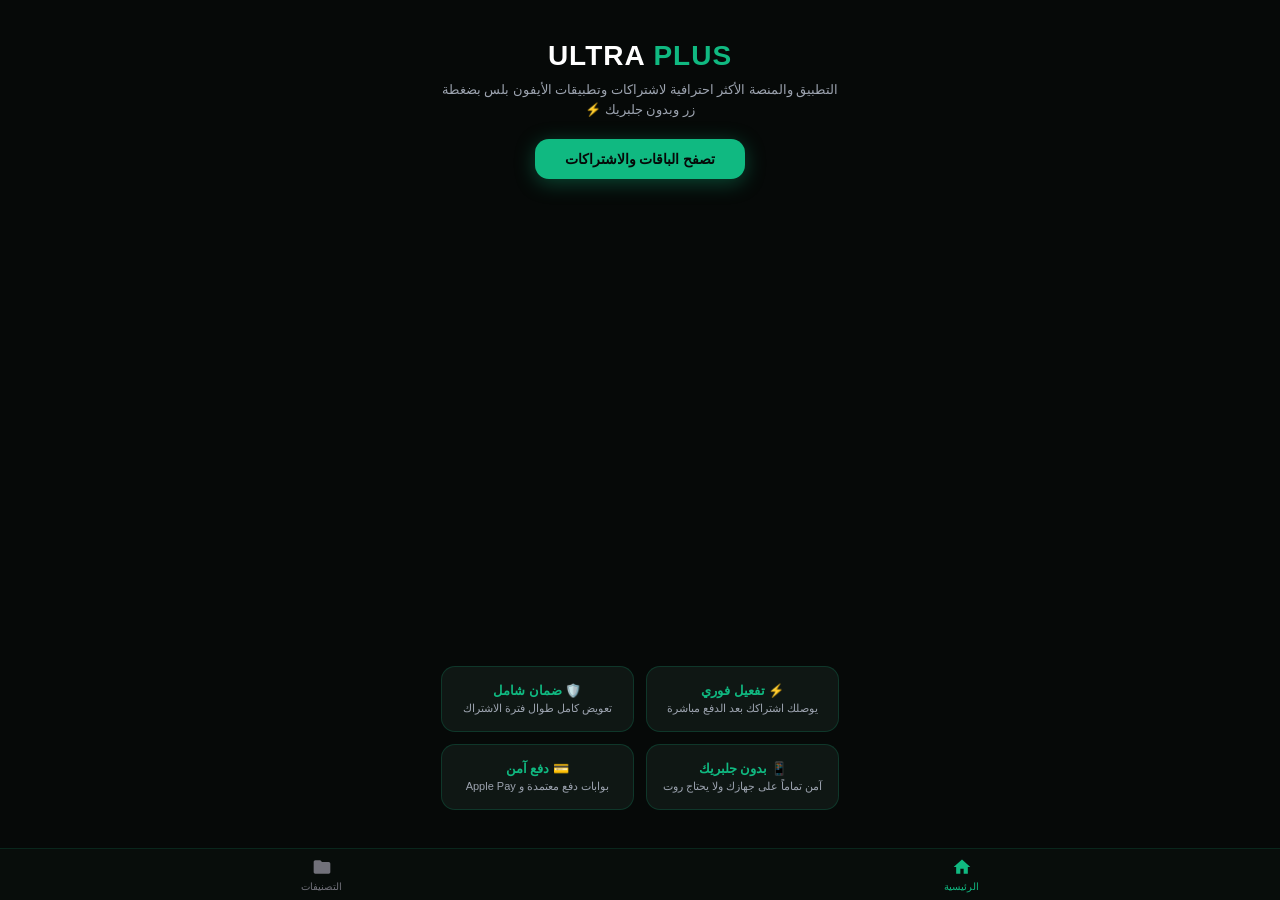
<file: index.html>
<!DOCTYPE html>
<html lang="ar" dir="rtl">
<head>
    <meta charset="UTF-8">
    <meta name="viewport" content="width=device-width, initial-scale=1.0">
    <title>ألترا بلس | ULTRA PLUS</title>
    <style>
        * {
            margin: 0;
            padding: 0;
            box-sizing: border-box;
            font-family: 'Segoe UI', Tahoma, Geneva, Verdana, sans-serif;
        }
        body {
            background-color: #060908;
            color: #ffffff;
            min-height: 100vh;
            display: flex;
            flex-direction: column;
            justify-content: space-between;
            padding-bottom: 70px;
        }
        .hero {
            text-align: center;
            padding: 40px 20px 20px 20px;
        }
        .hero h1 {
            font-size: 28px;
            font-weight: 900;
            color: #fff;
            margin-bottom: 8px;
            letter-spacing: 1px;
        }
        .hero h1 span {
            color: #10b981;
        }
        .hero p {
            font-size: 13px;
            color: #9ca3af;
            max-width: 400px;
            margin: 0 auto 20px auto;
            line-height: 1.5;
        }
        .cta-btn {
            display: inline-block;
            background: #10b981;
            color: #060908;
            padding: 12px 30px;
            border-radius: 14px;
            font-size: 14px;
            font-weight: bold;
            text-decoration: none;
            box-shadow: 0 4px 20px rgba(16, 185, 129, 0.35);
            transition: transform 0.2s, background 0.2s;
        }
        .cta-btn:hover {
            background: #34d399;
            transform: scale(1.05);
        }
        .features {
            display: grid;
            grid-template-columns: repeat(2, 1fr);
            gap: 12px;
            padding: 0 20px;
            margin: 20px 0;
            max-width: 500px;
            margin-left: auto;
            margin-right: auto;
        }
        .feature-box {
            background: #0f1714;
            border: 1px solid rgba(16, 185, 129, 0.2);
            padding: 16px;
            border-radius: 14px;
            text-align: center;
        }
        .feature-box h3 {
            font-size: 13px;
            color: #10b981;
            margin-bottom: 4px;
        }
        .feature-box p {
            font-size: 11px;
            color: #9ca3af;
        }
        /* شريط التنقل السفلي */
        .bottom-nav {
            position: fixed;
            bottom: 0;
            left: 0;
            width: 100%;
            background-color: #080d0b;
            border-top: 1px solid rgba(16, 185, 129, 0.15);
            display: flex;
            justify-content: space-around;
            padding: 8px 0;
            z-index: 99;
            direction: ltr;
        }
        .nav-item {
            text-decoration: none;
            color: #71717a;
            font-size: 10px;
            display: flex;
            flex-direction: column;
            align-items: center;
            gap: 4px;
            direction: rtl;
            cursor: pointer;
            transition: color 0.2s;
        }
        .nav-item svg {
            width: 20px;
            height: 20px;
            fill: #71717a;
            transition: fill 0.2s;
        }
        .nav-item.active, .nav-item:hover {
            color: #10b981;
        }
        .nav-item.active svg, .nav-item:hover svg {
            fill: #10b981;
        }
    </style>
</head>
<body>

    <div class="hero">
        <h1>ULTRA <span>PLUS</span></h1>
        <p>التطبيق والمنصة الأكثر احترافية لاشتراكات وتطبيقات الأيفون بلس بضغطة زر وبدون جلبريك ⚡</p>
        <a href="store.html" class="cta-btn">تصفح الباقات والاشتراكات</a>
    </div>

    <div class="features">
        <div class="feature-box">
            <h3>⚡ تفعيل فوري</h3>
            <p>يوصلك اشتراكك بعد الدفع مباشرة</p>
        </div>
        <div class="feature-box">
            <h3>🛡️ ضمان شامل</h3>
            <p>تعويض كامل طوال فترة الاشتراك</p>
        </div>
        <div class="feature-box">
            <h3>📱 بدون جلبريك</h3>
            <p>آمن تماماً على جهازك ولا يحتاج روت</p>
        </div>
        <div class="feature-box">
            <h3>💳 دفع آمن</h3>
            <p>بوابات دفع معتمدة و Apple Pay</p>
        </div>
    </div>

    <!-- شريط التنقل السفلي -->
    <nav class="bottom-nav">
        <a href="store.html" class="nav-item">
            <svg viewBox="0 0 24 24"><path d="M10 4H4c-1.1 0-1.99.9-1.99 2L2 18c0 1.1.9 2 2 2h16c1.1 0 2-.9 2-2V8c0-1.1-.9-2-2-2h-8l-2-2z"/></svg>
            التصنيفات
        </a>
        <a href="index.html" class="nav-item active">
            <svg viewBox="0 0 24 24"><path d="M10 20v-6h4v6h5v-8h3L12 3 2 12h3v8z"/></svg>
            الرئيسية
        </a>
    </nav>

</body>
</html>
</file>
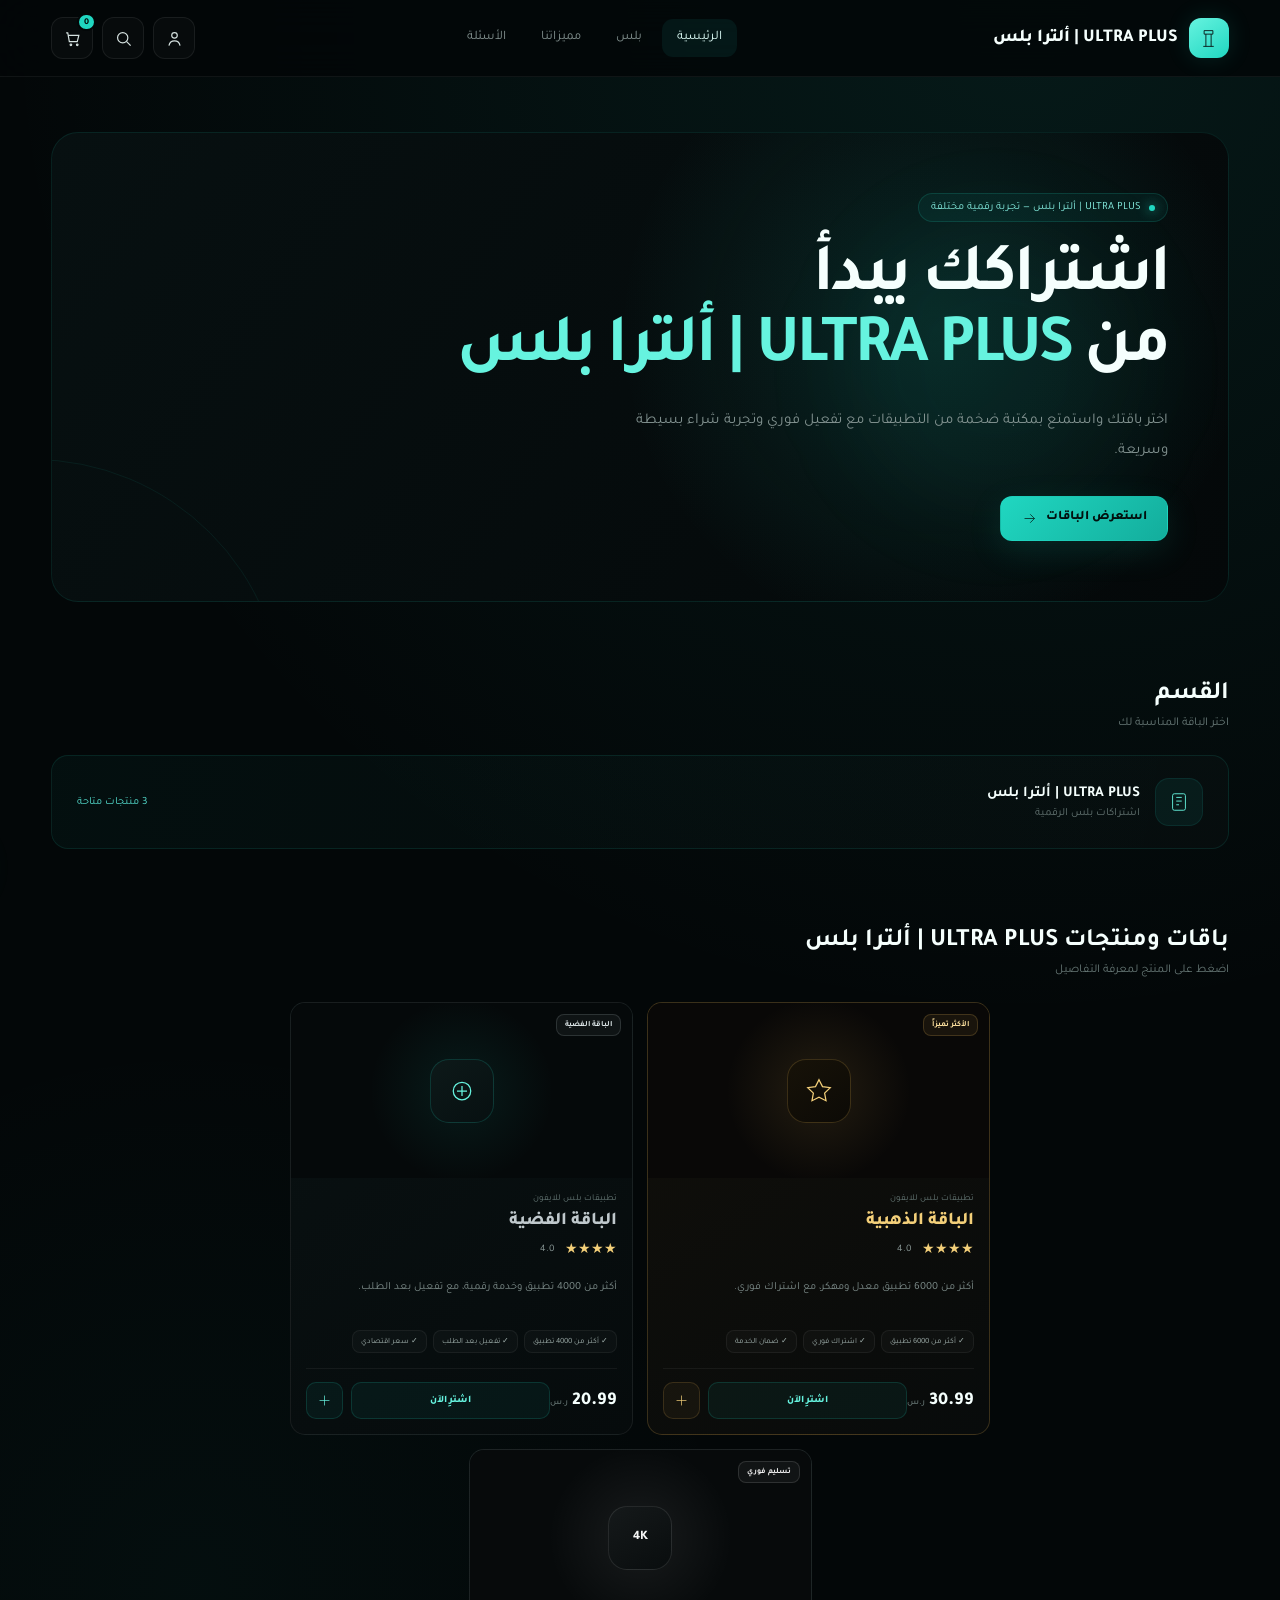
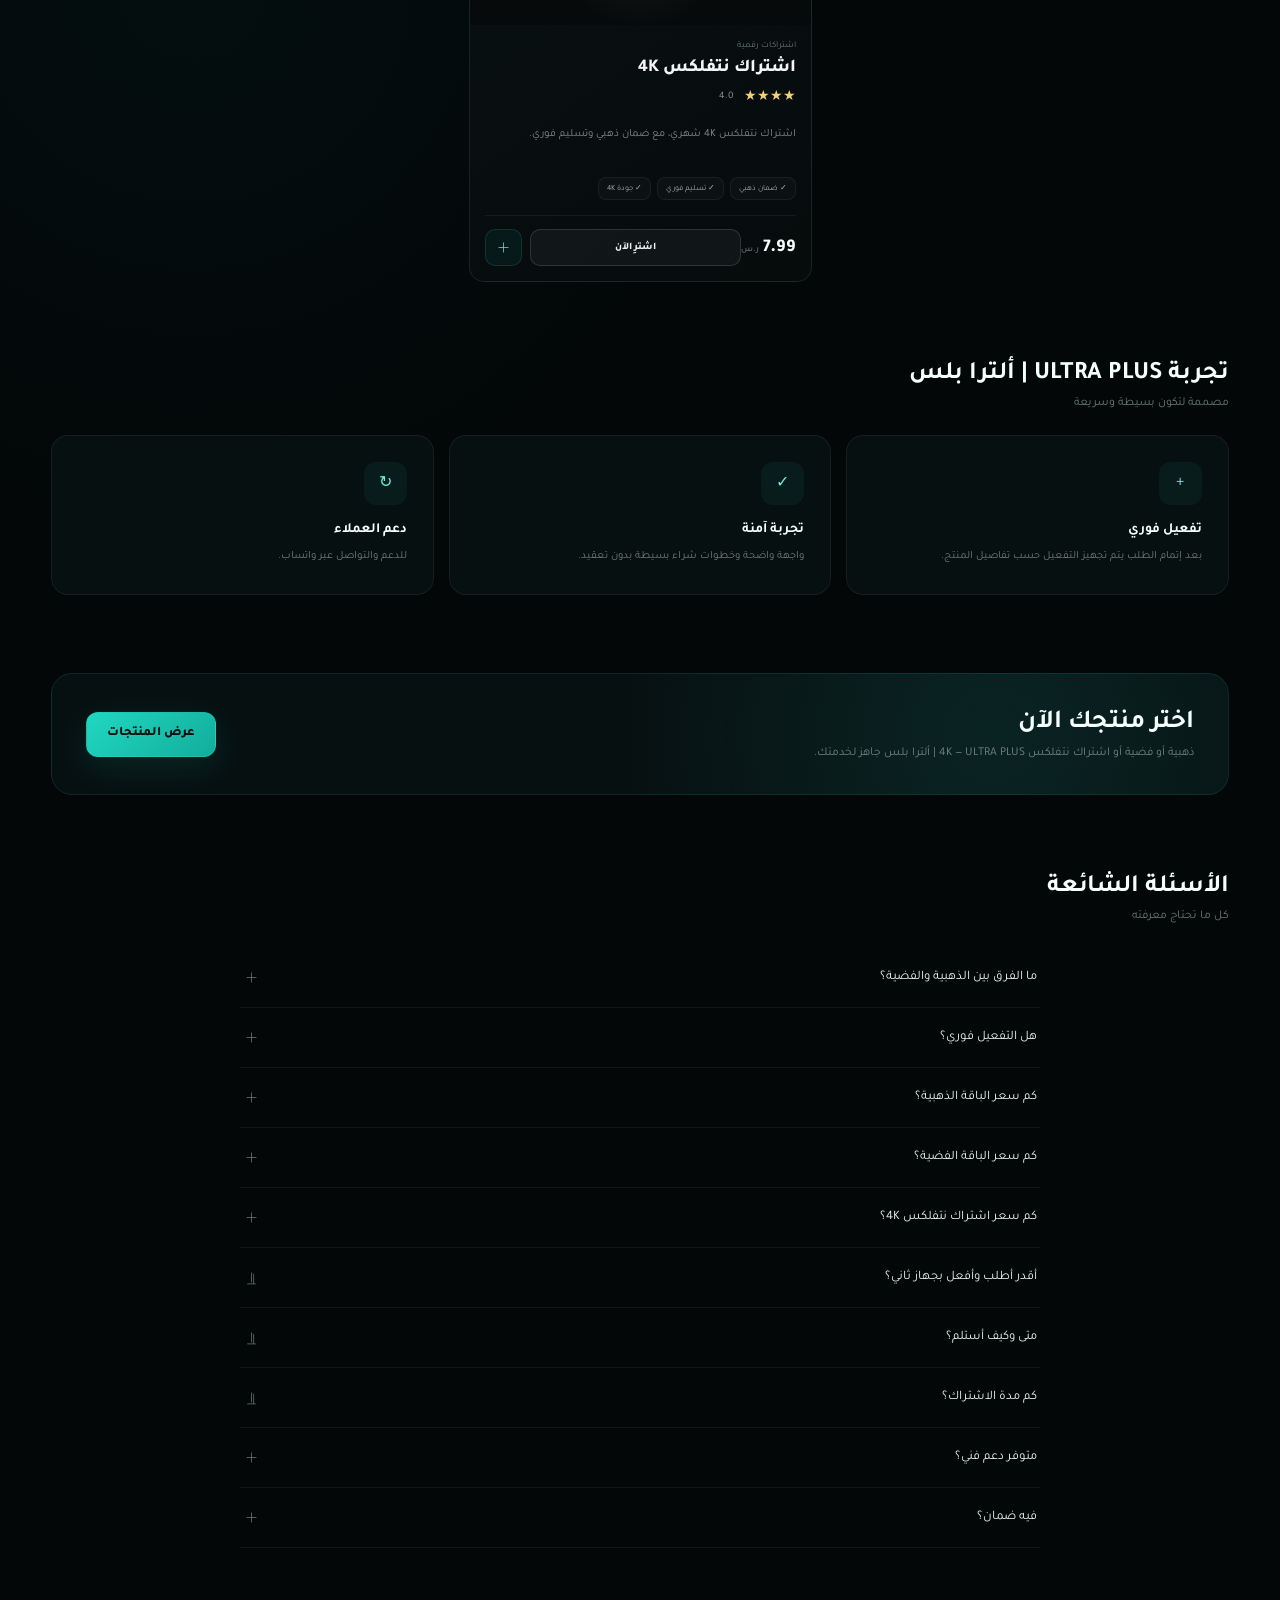
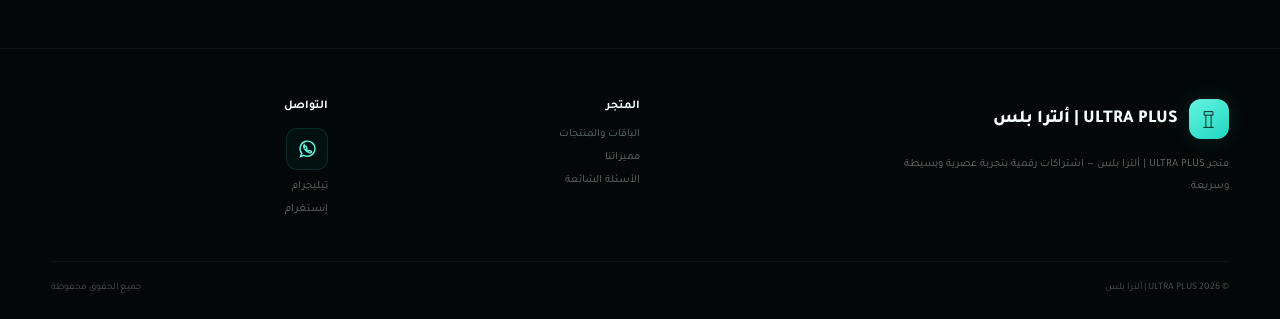
<file: store.html>
<!DOCTYPE html>
<html lang="ar" dir="rtl">
<head>
<meta charset="UTF-8">
<meta name="viewport" content="width=device-width,initial-scale=1.0">
<title>ULTRA PLUS | ألترا بلس</title>

<style>
@import url('https://fonts.googleapis.com/css2?family=Tajawal:wght@300;400;500;600;700;800&display=swap');

:root{
  --bg:#030708;
  --card:#091113;
  --card2:#0d1718;
  --text:#f5fffd;
  --muted:#849694;
  --turquoise:#20d7c1;
  --turquoise2:#66f3df;
  --gold:#d7a84f;
  --gold2:#f3cf79;
  --silver:#bfc8cc;
}

*{
  box-sizing:border-box;
  margin:0;
  padding:0;
}

html{
  scroll-behavior:smooth;
}

body{
  background:
    radial-gradient(circle at 80% 0%,rgba(32,215,193,.09),transparent 28%),
    radial-gradient(circle at 15% 45%,rgba(32,215,193,.035),transparent 25%),
    #030708;
  color:var(--text);
  font-family:'Tajawal',sans-serif;
  overflow-x:hidden;
}

button,input{
  font-family:inherit;
}

button{
  cursor:pointer;
}

button:disabled{
  cursor:not-allowed;
  opacity:.6;
}

a{
  color:inherit;
  text-decoration:none;
}

/* ================= HEADER ================= */

.header{
  position:sticky;
  top:0;
  z-index:1000;
  background:rgba(3,7,8,.84);
  backdrop-filter:blur(22px);
  border-bottom:1px solid rgba(255,255,255,.055);
}

.nav{
  width:min(1180px,92%);
  height:76px;
  margin:auto;
  display:flex;
  align-items:center;
  justify-content:space-between;
  gap:25px;
}

.logo{
  display:flex;
  align-items:center;
  gap:11px;
  font-size:18px;
  font-weight:800;
  white-space:nowrap;
}

.logo-mark{
  width:40px;
  height:40px;
  border-radius:12px;
  display:grid;
  place-items:center;
  color:#06100f;
  background:linear-gradient(145deg,var(--turquoise2),var(--turquoise));
  box-shadow:0 0 25px rgba(32,215,193,.14);
}

.logo-mark svg{
  width:21px;
  height:21px;
}

.nav-links{
  display:flex;
  gap:5px;
}

.nav-links button{
  border:0;
  background:transparent;
  color:#82918f;
  padding:11px 15px;
  border-radius:11px;
  font-size:13px;
  transition:.25s;
}

.nav-links button:hover,
.nav-links button.active{
  color:#dffff9;
  background:rgba(32,215,193,.075);
}

.nav-actions{
  display:flex;
  gap:9px;
}

.icon-btn{
  position:relative;
  width:42px;
  height:42px;
  display:grid;
  place-items:center;
  color:#d5e2e0;
  background:rgba(255,255,255,.025);
  border:1px solid rgba(255,255,255,.07);
  border-radius:12px;
  transition:.25s;
}

.icon-btn:hover{
  color:var(--turquoise2);
  border-color:rgba(32,215,193,.3);
  background:rgba(32,215,193,.07);
  box-shadow:0 0 24px rgba(32,215,193,.08);
}

.icon-btn svg{
  width:19px;
  height:19px;
  stroke-width:1.5;
}

.cart-count{
  position:absolute;
  right:-4px;
  top:-5px;
  min-width:18px;
  height:18px;
  padding:0 5px;
  display:grid;
  place-items:center;
  border-radius:20px;
  background:var(--turquoise);
  color:#03100e;
  border:2px solid #030708;
  font-size:9px;
  font-weight:800;
}

.mobile-menu{
  display:none;
}

/* ================= HERO ================= */

.hero{
  width:min(1180px,92%);
  min-height:470px;
  margin:55px auto 35px;
  position:relative;
  overflow:hidden;
  display:flex;
  align-items:center;
  border:1px solid rgba(32,215,193,.11);
  border-radius:27px;
  background:
    radial-gradient(circle at 75% 42%,rgba(32,215,193,.14),transparent 34%),
    linear-gradient(125deg,#071011,#040809);
}

.hero:after{
  content:"";
  position:absolute;
  width:500px;
  height:500px;
  left:-270px;
  bottom:-360px;
  border-radius:50%;
  border:1px solid rgba(32,215,193,.08);
}

.hero-glow{
  position:absolute;
  right:7%;
  width:300px;
  height:300px;
  border-radius:50%;
  background:rgba(32,215,193,.035);
  filter:blur(50px);
}

.hero-content{
  position:relative;
  z-index:2;
  padding:60px;
}

.badge{
  width:max-content;
  display:flex;
  align-items:center;
  gap:8px;
  margin-bottom:22px;
  padding:7px 12px;
  border:1px solid rgba(32,215,193,.16);
  border-radius:50px;
  background:rgba(32,215,193,.055);
  color:#86eee1;
  font-size:11px;
}

.badge-dot{
  width:6px;
  height:6px;
  border-radius:50%;
  background:var(--turquoise);
  box-shadow:0 0 12px var(--turquoise);
}

.hero h1{
  font-size:clamp(39px,6vw,68px);
  line-height:1.04;
  letter-spacing:-3px;
  margin-bottom:20px;
}

.hero h1 span{
  color:var(--turquoise2);
}

.hero p{
  max-width:580px;
  color:#849492;
  font-size:15px;
  line-height:2;
}

.hero-buttons{
  display:flex;
  flex-wrap:wrap;
  gap:10px;
  margin-top:30px;
}

.btn{
  min-height:45px;
  padding:12px 20px;
  display:inline-flex;
  align-items:center;
  justify-content:center;
  gap:8px;
  border-radius:12px;
  font-size:13px;
  transition:.25s;
}

.btn svg{
  width:17px;
}

.btn-primary{
  border:1px solid rgba(32,215,193,.2);
  background:linear-gradient(135deg,#20d7c1,#13ad9c);
  color:#02100e;
  font-weight:800;
  box-shadow:0 10px 35px rgba(32,215,193,.12);
}

.btn-primary:hover{
  transform:translateY(-2px);
  box-shadow:0 15px 45px rgba(32,215,193,.2);
}

/* ================= SECTIONS ================= */

.section{
  width:min(1180px,92%);
  margin:78px auto;
}

.section-head{
  display:flex;
  align-items:end;
  justify-content:space-between;
  margin-bottom:25px;
}

.section-title{
  font-size:25px;
  font-weight:700;
}

.section-sub{
  margin-top:6px;
  color:#687977;
  font-size:12px;
}

/* ================= CATEGORY ================= */

.category-single{
  width:100%;
  display:flex;
  align-items:center;
  justify-content:space-between;
  gap:20px;
  padding:22px 25px;
  border:1px solid rgba(32,215,193,.11);
  border-radius:17px;
  background:linear-gradient(100deg,rgba(32,215,193,.045),rgba(255,255,255,.015));
}

.category-info{
  display:flex;
  align-items:center;
  gap:15px;
}

.category-icon{
  width:48px;
  height:48px;
  display:grid;
  place-items:center;
  border-radius:14px;
  color:var(--turquoise2);
  background:rgba(32,215,193,.07);
  border:1px solid rgba(32,215,193,.1);
}

.category-icon svg{
  width:22px;
}

.category-info strong{
  display:block;
  font-size:15px;
}

.category-info small{
  display:block;
  margin-top:4px;
  color:#657573;
  font-size:11px;
}

/* ================= PRODUCTS ================= */

.products{
  display:grid;
  grid-template-columns:repeat(2,minmax(0,1fr));
  gap:14px;
  max-width:700px;
  margin:auto;
}

/* الترتيب:
   الذهبية يمين
   الفضية يسار
   نتفلكس بالمنتصف تحتهم
*/
.product.netflix{
  grid-column:1 / -1;
  width:min(343px,100%);
  justify-self:center;
}

.product{
  position:relative;
  overflow:hidden;
  border:1px solid rgba(255,255,255,.07);
  border-radius:15px;
  background:linear-gradient(145deg,#091112,#060b0c);
  transition:.3s;
}

.product:hover{
  transform:translateY(-5px);
  border-color:rgba(32,215,193,.25);
  box-shadow:0 25px 55px rgba(0,0,0,.3);
}

.product.featured{
  border-color:rgba(215,168,79,.23);
  background:
    radial-gradient(circle at 50% 0%,rgba(215,168,79,.055),transparent 38%),
    linear-gradient(145deg,#110f0a,#080b0b);
}

.product.netflix{
  border-color:rgba(255,255,255,.09);
}

.product-image{
  height:175px;
  position:relative;
  display:grid;
  place-items:center;
  background:
    radial-gradient(circle,rgba(32,215,193,.09),transparent 48%),
    #05090a;
}

.featured .product-image{
  background:
    radial-gradient(circle,rgba(215,168,79,.13),transparent 48%),
    #090807;
}

.netflix .product-image{
  background:
    radial-gradient(circle,rgba(255,255,255,.07),transparent 48%),
    #070a0b;
}

.product-symbol{
  width:64px;
  height:64px;
  display:grid;
  place-items:center;
  border-radius:19px;
  color:var(--turquoise2);
  background:linear-gradient(145deg,#0d1919,#071011);
  border:1px solid rgba(32,215,193,.18);
}

.featured .product-symbol{
  color:var(--gold2);
  background:linear-gradient(145deg,#171208,#0c0a06);
  border-color:rgba(215,168,79,.22);
}

.netflix .product-symbol{
  color:#f5f5f5;
  background:linear-gradient(145deg,#15191a,#090d0e);
  border-color:rgba(255,255,255,.1);
  font-size:13px;
  font-weight:800;
}

.product-symbol svg{
  width:30px;
  height:30px;
}

.product-label{
  position:absolute;
  top:11px;
  right:11px;
  padding:5px 8px;
  border-radius:8px;
  font-size:8px;
  font-weight:700;
}

.gold-label{
  color:#ffe3a0;
  border:1px solid rgba(215,168,79,.22);
  background:rgba(215,168,79,.08);
}

.silver-label{
  color:#dfe8ea;
  border:1px solid rgba(191,200,204,.17);
  background:rgba(191,200,204,.06);
}

.netflix-label{
  color:#f0f0f0;
  border:1px solid rgba(255,255,255,.12);
  background:rgba(255,255,255,.045);
}

.product-info{
  padding:15px;
}

.product-category{
  color:#667876;
  font-size:9px;
  margin-bottom:6px;
}

.product-name{
  font-size:18px;
  font-weight:800;
  margin-bottom:8px;
}

.gold-name{
  color:var(--gold2);
}

.silver-name{
  color:var(--silver);
}

.netflix-name{
  color:#f4f4f4;
}

.product-desc{
  color:#7e8d8b;
  font-size:11px;
  line-height:1.8;
  min-height:40px;
}

.product-features{
  display:flex;
  flex-wrap:wrap;
  gap:6px;
  margin-top:12px;
}

.product-feature{
  display:flex;
  align-items:center;
  gap:5px;
  padding:5px 8px;
  border-radius:8px;
  background:rgba(255,255,255,.025);
  border:1px solid rgba(255,255,255,.055);
  color:#9eadaa;
  font-size:8px;
}

.product-feature svg{
  width:11px;
  height:11px;
}

.product-bottom{
  display:flex;
  align-items:center;
  justify-content:space-between;
  margin-top:15px;
  padding-top:13px;
  border-top:1px solid rgba(255,255,255,.055);
}

.price{
  font-size:18px;
  font-weight:800;
}

.price small{
  color:#687876;
  font-size:9px;
  font-weight:500;
}

.add-btn{
  width:37px;
  height:37px;
  display:grid;
  place-items:center;
  border-radius:10px;
  color:var(--turquoise2);
  border:1px solid rgba(32,215,193,.16);
  background:rgba(32,215,193,.055);
  transition:.25s;
}

.add-btn:hover{
  color:#02100e;
  background:var(--turquoise);
  transform:scale(1.04);
}

.featured .add-btn{
  color:var(--gold2);
  border-color:rgba(215,168,79,.18);
  background:rgba(215,168,79,.055);
}

.featured .add-btn:hover{
  color:#120d04;
  background:var(--gold2);
}

.add-btn svg{
  width:17px;
}

.buy-btn{
  flex:1;
  margin-left:8px;
  min-height:37px;
  border-radius:10px;
  border:1px solid rgba(32,215,193,.16);
  background:rgba(32,215,193,.055);
  color:var(--turquoise2);
  font-size:10px;
  font-weight:800;
  transition:.25s;
}

.buy-btn:hover{
  background:var(--turquoise);
  color:#02100e;
}

.netflix .buy-btn{
  border-color:rgba(255,255,255,.12);
  color:#f1f1f1;
  background:rgba(255,255,255,.045);
}

.netflix .buy-btn:hover{
  background:#f1f1f1;
  color:#080b0c;
}

/* ================= FEATURES ================= */

.features{
  display:grid;
  grid-template-columns:repeat(3,1fr);
  gap:15px;
}

.feature{
  padding:26px;
  border:1px solid rgba(255,255,255,.06);
  border-radius:17px;
  background:#071011;
  transition:.25s;
}

.feature:hover{
  border-color:rgba(32,215,193,.17);
  transform:translateY(-3px);
}

.feature-icon{
  width:43px;
  height:43px;
  display:grid;
  place-items:center;
  margin-bottom:17px;
  border-radius:12px;
  color:var(--turquoise2);
  background:rgba(32,215,193,.06);
  font-size:16px;
}

.feature h3{
  font-size:14px;
  margin-bottom:7px;
}

.feature p{
  color:#6e7d7b;
  font-size:11px;
  line-height:2;
}

/* ================= BANNER ================= */

.banner{
  display:flex;
  align-items:center;
  justify-content:space-between;
  gap:20px;
  padding:34px;
  border:1px solid rgba(32,215,193,.12);
  border-radius:21px;
  background:
    radial-gradient(circle at 80% 50%,rgba(32,215,193,.10),transparent 40%),
    #071011;
}

.banner h2{
  font-size:26px;
  margin-bottom:7px;
}

.banner p{
  color:#71817f;
  font-size:12px;
}

/* ================= FAQ ================= */

.faq{
  max-width:800px;
  margin:auto;
}

.faq-item{
  border-bottom:1px solid rgba(255,255,255,.06);
}

.faq-question{
  width:100%;
  display:flex;
  align-items:center;
  justify-content:space-between;
  padding:21px 3px;
  border:0;
  background:none;
  color:#eaf3f1;
  font-size:13px;
  text-align:right;
}

.faq-question svg{
  width:17px;
  color:#71817f;
  transition:.25s;
}

.faq-answer{
  max-height:0;
  overflow:hidden;
  color:#6f7e7c;
  font-size:12px;
  line-height:2;
  transition:.3s;
}

.faq-item.open .faq-answer{
  max-height:150px;
  padding:0 3px 18px;
}

.faq-item.open .faq-question svg{
  transform:rotate(45deg);
  color:var(--turquoise2);
}

/* ================= FOOTER ================= */

footer{
  margin-top:100px;
  padding:50px 0 25px;
  border-top:1px solid rgba(255,255,255,.055);
}

.footer-inner{
  width:min(1180px,92%);
  margin:auto;
  display:grid;
  grid-template-columns:2fr 1fr 1fr;
  gap:35px;
}

.footer-brand p{
  max-width:330px;
  margin-top:15px;
  color:#62716f;
  font-size:11px;
  line-height:2;
}

.footer-col h4{
  font-size:12px;
  margin-bottom:15px;
}

.footer-col a{
  display:block;
  color:#647370;
  font-size:11px;
  margin-bottom:10px;
}

.whatsapp-link{
  width:42px;
  height:42px;
  display:grid !important;
  place-items:center;
  border:1px solid rgba(32,215,193,.14);
  border-radius:11px;
  background:rgba(32,215,193,.045);
  color:var(--turquoise2) !important;
  transition:.25s;
}

.whatsapp-link:hover{
  color:#02100e !important;
  background:var(--turquoise);
  transform:translateY(-2px);
}

.whatsapp-link svg{
  width:21px;
  height:21px;
}

.copyright{
  width:min(1180px,92%);
  display:flex;
  justify-content:space-between;
  margin:35px auto 0;
  padding-top:20px;
  border-top:1px solid rgba(255,255,255,.045);
  color:#465451;
  font-size:10px;
}

/* ================= CART ================= */

.overlay{
  position:fixed;
  inset:0;
  z-index:1500;
  background:rgba(0,0,0,.7);
  backdrop-filter:blur(5px);
  opacity:0;
  visibility:hidden;
  transition:.3s;
}

.overlay.show{
  opacity:1;
  visibility:visible;
}

.cart{
  position:fixed;
  top:0;
  left:0;
  z-index:1600;
  width:min(420px,92%);
  height:100%;
  display:flex;
  flex-direction:column;
  background:#071011;
  border-right:1px solid rgba(32,215,193,.12);
  transform:translateX(-100%);
  transition:.35s;
}

.cart.show{
  transform:translateX(0);
}

.cart-head{
  height:75px;
  padding:0 22px;
  display:flex;
  align-items:center;
  justify-content:space-between;
  border-bottom:1px solid rgba(255,255,255,.055);
}

.cart-head h3{
  font-size:16px;
}

.close{
  width:38px;
  height:38px;
  display:grid;
  place-items:center;
  color:#c7d3d1;
  background:#0b1516;
  border:1px solid rgba(255,255,255,.07);
  border-radius:11px;
}

.close svg{
  width:17px;
}

.cart-items{
  flex:1;
  overflow:auto;
  padding:18px;
}

.empty{
  height:100%;
  display:grid;
  place-items:center;
  text-align:center;
  color:#5f6e6c;
  font-size:12px;
}

.empty svg{
  width:45px;
  margin-bottom:12px;
}

.cart-item{
  display:flex;
  align-items:center;
  gap:12px;
  padding:13px 0;
  border-bottom:1px solid rgba(255,255,255,.045);
}

.cart-item-icon{
  width:47px;
  height:47px;
  flex-shrink:0;
  display:grid;
  place-items:center;
  border-radius:13px;
  color:var(--turquoise2);
  background:rgba(32,215,193,.06);
}

.cart-item-info{
  flex:1;
}

.cart-item-info strong{
  display:block;
  font-size:12px;
}

.cart-item-info small{
  color:#667572;
  font-size:10px;
}

.remove{
  border:0;
  background:none;
  color:#5f6d6b;
}

.cart-footer{
  padding:20px;
  border-top:1px solid rgba(255,255,255,.055);
}

.total{
  display:flex;
  justify-content:space-between;
  align-items:center;
  margin-bottom:15px;
  font-size:13px;
}

.total strong{
  font-size:19px;
  color:var(--turquoise2);
}

/* ================= LOGIN ================= */

.login-wrap{
  position:fixed;
  inset:0;
  z-index:2000;
  display:grid;
  place-items:center;
  padding:20px;
  background:rgba(0,0,0,.78);
  backdrop-filter:blur(9px);
  opacity:0;
  visibility:hidden;
  transition:.25s;
}

.login-wrap.show{
  opacity:1;
  visibility:visible;
}

.login-box{
  width:min(430px,100%);
  padding:28px;
  border:1px solid rgba(32,215,193,.14);
  border-radius:20px;
  background:#091113;
  box-shadow:0 30px 100px rgba(0,0,0,.5);
}

.login-head{
  display:flex;
  align-items:center;
  justify-content:space-between;
  margin-bottom:25px;
}

.login-head h2{
  font-size:21px;
}

.login-head span{
  color:#6d7d7a;
  font-size:11px;
  margin-top:5px;
  display:block;
}

.login-close{
  width:36px;
  height:36px;
  display:grid;
  place-items:center;
  border-radius:10px;
  border:1px solid rgba(255,255,255,.07);
  background:#0b1516;
  color:#c9d5d3;
}

.login-field{
  margin-bottom:14px;
}

.login-field label{
  display:block;
  margin-bottom:7px;
  color:#94a29f;
  font-size:11px;
}

.login-field input{
  width:100%;
  height:46px;
  padding:0 13px;
  outline:none;
  color:white;
  background:#040909;
  border:1px solid rgba(255,255,255,.07);
  border-radius:10px;
}

.login-field input:focus{
  border-color:rgba(32,215,193,.35);
}

.login-submit{
  width:100%;
  margin-top:8px;
}

.login-note{
  margin-top:14px;
  text-align:center;
  color:#596966;
  font-size:10px;
}

.magic-icon{
  width:58px;
  height:58px;
  display:grid;
  place-items:center;
  margin:0 auto 18px;
  border-radius:17px;
  color:var(--turquoise2);
  background:rgba(32,215,193,.06);
  border:1px solid rgba(32,215,193,.13);
}

.magic-icon svg{
  width:27px;
}

/* ================= PRODUCT DETAILS ================= */

.details-wrap{
  position:fixed;
  inset:0;
  z-index:2100;
  display:grid;
  place-items:center;
  padding:20px;
  background:rgba(0,0,0,.78);
  backdrop-filter:blur(9px);
  opacity:0;
  visibility:hidden;
  transition:.25s;
}

.details-wrap.show{
  opacity:1;
  visibility:visible;
}

.details-box{
  width:min(620px,100%);
  max-height:90vh;
  overflow:auto;
  padding:28px;
  border:1px solid rgba(32,215,193,.14);
  border-radius:22px;
  background:#091113;
  box-shadow:0 30px 100px rgba(0,0,0,.55);
}

.details-head{
  display:flex;
  align-items:center;
  justify-content:space-between;
  gap:15px;
  margin-bottom:20px;
}

.details-title{
  display:flex;
  align-items:center;
  gap:13px;
}

.details-icon{
  width:48px;
  height:48px;
  display:grid;
  place-items:center;
  border-radius:14px;
  color:var(--turquoise2);
  background:rgba(32,215,193,.06);
  border:1px solid rgba(32,215,193,.13);
}

.details-icon.gold{
  color:var(--gold2);
  background:rgba(215,168,79,.06);
  border-color:rgba(215,168,79,.15);
}

.details-icon.netflix{
  color:#f5f5f5;
  background:rgba(255,255,255,.045);
  border-color:rgba(255,255,255,.1);
}

.details-title h2{
  font-size:19px;
}

.details-title small{
  display:block;
  color:#6d7c79;
  font-size:10px;
  margin-top:4px;
}

.details-rating{
  display:flex;
  align-items:center;
  gap:5px;
  margin-bottom:18px;
  color:var(--gold2);
  font-size:14px;
}

.details-rating span{
  color:#8b9997;
  font-size:10px;
  margin-right:5px;
}

.details-description{
  color:#83918f;
  font-size:12px;
  line-height:2;
  margin-bottom:18px;
}

.contents-title{
  font-size:13px;
  margin-bottom:10px;
}

.contents-list{
  display:grid;
  gap:8px;
}

.content-row{
  display:flex;
  align-items:center;
  gap:9px;
  padding:11px 12px;
  border:1px solid rgba(255,255,255,.055);
  border-radius:11px;
  background:rgba(255,255,255,.02);
  color:#a8b4b2;
  font-size:11px;
}

.content-check{
  width:20px;
  height:20px;
  display:grid;
  place-items:center;
  flex-shrink:0;
  border-radius:7px;
  color:var(--turquoise2);
  background:rgba(32,215,193,.07);
}

.details-bottom{
  display:flex;
  align-items:center;
  justify-content:space-between;
  gap:10px;
  margin-top:22px;
  padding-top:18px;
  border-top:1px solid rgba(255,255,255,.055);
}

.details-price{
  font-size:21px;
  font-weight:800;
}

.details-price small{
  color:#687876;
  font-size:10px;
  font-weight:500;
}

.details-actions{
  display:flex;
  gap:8px;
}

.details-actions .btn{
  min-height:42px;
}

.btn-dark{
  border:1px solid rgba(255,255,255,.08);
  background:rgba(255,255,255,.035);
  color:#d5e1df;
}

/* ================= ACCOUNT ================= */

.account-wrap{
  position:fixed;
  inset:0;
  z-index:2200;
  display:grid;
  place-items:center;
  padding:20px;
  background:rgba(0,0,0,.78);
  backdrop-filter:blur(9px);
  opacity:0;
  visibility:hidden;
  transition:.25s;
}

.account-wrap.show{
  opacity:1;
  visibility:visible;
}

.account-box{
  width:min(470px,100%);
  max-height:90vh;
  overflow:auto;
  padding:25px;
  border:1px solid rgba(32,215,193,.14);
  border-radius:22px;
  background:#091113;
  box-shadow:0 30px 100px rgba(0,0,0,.55);
}

.account-top{
  display:flex;
  align-items:center;
  justify-content:space-between;
  gap:15px;
  margin-bottom:22px;
}

.account-welcome h2{
  font-size:23px;
  margin-bottom:5px;
}

.account-welcome p{
  color:#6d7d7a;
  font-size:11px;
}

.account-close{
  width:38px;
  height:38px;
  display:grid;
  place-items:center;
  border-radius:11px;
  border:1px solid rgba(255,255,255,.07);
  background:#0b1516;
  color:#c9d5d3;
}

.account-user{
  display:flex;
  align-items:center;
  gap:13px;
  padding:16px;
  margin-bottom:15px;
  border:1px solid rgba(32,215,193,.1);
  border-radius:15px;
  background:linear-gradient(120deg,rgba(32,215,193,.055),rgba(255,255,255,.015));
}

.account-avatar{
  width:45px;
  height:45px;
  display:grid;
  place-items:center;
  border-radius:13px;
  color:var(--turquoise2);
  background:rgba(32,215,193,.07);
  border:1px solid rgba(32,215,193,.13);
}

.account-user strong{
  display:block;
  font-size:13px;
}

.account-user small{
  display:block;
  margin-top:4px;
  color:#687876;
  font-size:9px;
  word-break:break-all;
}

.account-menu{
  display:grid;
  gap:8px;
}

.account-row{
  width:100%;
  display:flex;
  align-items:center;
  gap:13px;
  padding:15px;
  border:1px solid rgba(255,255,255,.055);
  border-radius:13px;
  background:#071011;
  color:#dce6e4;
  text-align:right;
  transition:.25s;
}

.account-row:hover{
  border-color:rgba(32,215,193,.2);
  background:rgba(32,215,193,.035);
  transform:translateY(-1px);
}

.account-row-icon{
  width:38px;
  height:38px;
  display:grid;
  place-items:center;
  flex-shrink:0;
  border-radius:10px;
  color:var(--turquoise2);
  background:rgba(32,215,193,.055);
}

.account-row-icon svg{
  width:18px;
  height:18px;
}

.account-row-text{
  flex:1;
}

.account-row-text strong{
  display:block;
  font-size:12px;
}

.account-row-text small{
  display:block;
  margin-top:4px;
  color:#647370;
  font-size:9px;
}

.account-arrow{
  color:#53625f;
}

.account-logout{
  margin-top:8px;
  border-color:rgba(215,90,90,.12);
  color:#d9aaaa;
}

.account-logout .account-row-icon{
  color:#d99b9b;
  background:rgba(215,90,90,.05);
}

.account-logout:hover{
  border-color:rgba(215,90,90,.25);
  background:rgba(215,90,90,.035);
}

/* ================= ACCOUNT SECTIONS ================= */

.account-content{
  display:none;
  margin-top:16px;
  padding:16px;
  border:1px solid rgba(255,255,255,.055);
  border-radius:14px;
  background:#071011;
}

.account-content.show{
  display:block;
}

.account-content-head{
  display:flex;
  align-items:center;
  justify-content:space-between;
  margin-bottom:12px;
}

.account-content-head strong{
  font-size:13px;
}

.account-content-head button{
  border:0;
  background:none;
  color:#657572;
  font-size:10px;
}

.account-empty{
  padding:20px 5px;
  text-align:center;
  color:#657572;
  font-size:10px;
  line-height:2;
}

/* ================= TOAST ================= */

.toast{
  position:fixed;
  right:25px;
  bottom:25px;
  z-index:3000;
  max-width:calc(100% - 50px);
  padding:13px 17px;
  color:#eafffa;
  background:#0a1516;
  border:1px solid rgba(32,215,193,.22);
  border-radius:12px;
  font-size:11px;
  transform:translateY(20px);
  opacity:0;
  pointer-events:none;
  transition:.3s;
}

.toast.show{
  transform:none;
  opacity:1;
}

/* ================= SEARCH ================= */

.search-box{
  position:fixed;
  top:90px;
  right:50%;
  z-index:1200;
  width:min(600px,90%);
  padding:10px;
  border:1px solid rgba(32,215,193,.14);
  border-radius:15px;
  background:#081112;
  box-shadow:0 20px 70px rgba(0,0,0,.55);
  transform:translateX(50%) translateY(-15px);
  opacity:0;
  visibility:hidden;
  transition:.25s;
}

.search-box.show{
  opacity:1;
  visibility:visible;
  transform:translateX(50%);
}

.search-box input{
  width:100%;
  padding:14px;
  outline:none;
  color:white;
  background:#040909;
  border:1px solid rgba(255,255,255,.06);
  border-radius:10px;
}

/* ================= MOBILE ================= */

@media(max-width:1000px){

  .nav-links{
    display:none;
  }

  .mobile-menu{
    display:grid;
  }

  .products{
    grid-template-columns:1fr 1fr;
    max-width:700px;
  }

  .features{
    grid-template-columns:1fr;
  }

  .footer-inner{
    grid-template-columns:1fr 1fr;
  }
}

@media(max-width:600px){

  .nav{
    height:68px;
  }

  .logo{
    font-size:13px;
  }

  .logo-mark{
    width:35px;
    height:35px;
  }

  .nav-actions{
    gap:5px;
  }

  .icon-btn{
    width:39px;
    height:39px;
  }

  .hero{
    min-height:420px;
    margin-top:25px;
    border-radius:21px;
  }

  .hero-content{
    padding:40px 27px;
  }

  .hero h1{
    font-size:40px;
    letter-spacing:-2px;
  }

  .hero p{
    font-size:12px;
  }

  .products{
    grid-template-columns:1fr;
    gap:11px;
    max-width:100%;
  }

  /* نتفلكس يرجع بعرض الشاشة بالجوال */
  .product.netflix{
    grid-column:auto;
    width:100%;
    justify-self:stretch;
  }

  .product-image{
    height:155px;
  }

  .product-symbol{
    width:57px;
    height:57px;
    border-radius:16px;
  }

  .product-symbol svg{
    width:26px;
    height:26px;
  }

  .product-info{
    padding:13px;
  }

  .product-name{
    font-size:17px;
  }

  .product-desc{
    font-size:10px;
  }

  .product-feature{
    font-size:8px;
    padding:5px 7px;
  }

  .price{
    font-size:17px;
  }

  .add-btn{
    width:35px;
    height:35px;
  }

  .category-single{
    padding:18px;
  }

  .banner{
    flex-direction:column;
    align-items:flex-start;
    padding:26px;
  }

  .footer-inner{
    grid-template-columns:1fr 1fr;
  }

  .copyright{
    flex-direction:column;
    gap:7px;
  }

  .login-box{
    padding:22px;
  }

  .details-box{
    padding:20px;
  }

  .details-bottom{
    flex-direction:column;
    align-items:stretch;
  }

  .details-actions{
    width:100%;
  }

  .details-actions .btn{
    flex:1;
  }

  .account-box{
    padding:20px;
  }

  .account-welcome h2{
    font-size:20px;
  }
}
</style>
</head>

<body>

<header class="header">

<nav class="nav">

<a href="#home" class="logo">

<div class="logo-mark">
<svg viewBox="0 0 24 24" fill="none" stroke="currentColor">
<path d="M7 3h10v4H7z"/>
<path d="M9 7v14M15 7v14M6 21h12"/>
</svg>
</div>

ULTRA PLUS | ألترا بلس

</a>

<div class="nav-links">

<button class="active" data-action="home">الرئيسية</button>
<button data-action="products">بلس</button>
<button data-action="features">مميزاتنا</button>
<button data-action="faq">الأسئلة</button>

</div>

<div class="nav-actions">

<button class="icon-btn" id="accountBtn" aria-label="الحساب">

<svg viewBox="0 0 24 24" fill="none" stroke="currentColor">
<circle cx="12" cy="8" r="3.5"/>
<path d="M5 21c.7-4 3-6 7-6s6.3 2 7 6"/>
</svg>

</button>

<button class="icon-btn" id="searchBtn" aria-label="البحث">

<svg viewBox="0 0 24 24" fill="none" stroke="currentColor">
<circle cx="11" cy="11" r="6.5"/>
<path d="m16 16 5 5"/>
</svg>

</button>

<button class="icon-btn" id="cartBtn" aria-label="السلة">

<svg viewBox="0 0 24 24" fill="none" stroke="currentColor">
<path d="M4 5h2l2 11h10l2-8H7"/>
<circle cx="10" cy="20" r="1"/>
<circle cx="18" cy="20" r="1"/>
</svg>

<span class="cart-count" id="cartCount">0</span>

</button>

<button class="icon-btn mobile-menu" id="mobileBtn">

<svg viewBox="0 0 24 24" fill="none" stroke="currentColor">
<path d="M4 7h16M4 12h16M4 17h16"/>
</svg>

</button>

</div>
</nav>
</header>

<div class="search-box" id="searchBox">
<input id="searchInput" type="search" placeholder="ابحث عن الباقة...">
</div>

<main>

<section class="hero" id="home">

<div class="hero-glow"></div>

<div class="hero-content">

<div class="badge">
<span class="badge-dot"></span>
ULTRA PLUS | ألترا بلس — تجربة رقمية مختلفة
</div>

<h1>
اشتراكك يبدأ<br>
من <span>ULTRA PLUS | ألترا بلس</span>
</h1>

<p>
اختر باقتك واستمتع بمكتبة ضخمة من التطبيقات
مع تفعيل فوري وتجربة شراء بسيطة وسريعة.
</p>

<div class="hero-buttons">

<button class="btn btn-primary" data-action="products">
استعرض الباقات

<svg viewBox="0 0 24 24" fill="none" stroke="currentColor">
<path d="M5 12h14M13 6l6 6-6 6"/>
</svg>

</button>

</div>
</div>
</section>

<section class="section">

<div class="section-head">

<div>
<div class="section-title">القسم</div>
<div class="section-sub">اختر الباقة المناسبة لك</div>
</div>

</div>

<div class="category-single">

<div class="category-info">

<div class="category-icon">

<svg viewBox="0 0 24 24" fill="none" stroke="currentColor">
<rect x="5" y="3" width="14" height="18" rx="2"/>
<path d="M9 7h6M9 11h6M9 15h3"/>
</svg>

</div>

<div>
<strong>ULTRA PLUS | ألترا بلس</strong>
<small>اشتراكات بلس الرقمية</small>
</div>

</div>

<div style="color:#55dfd0;font-size:11px">
3 منتجات متاحة
</div>

</div>
</section>

<section class="section" id="products">

<div class="section-head">

<div>

<div class="section-title">
باقات ومنتجات ULTRA PLUS | ألترا بلس
</div>

<div class="section-sub">
اضغط على المنتج لمعرفة التفاصيل
</div>

</div>

</div>

<div class="products">

<!-- GOLD -->

<article class="product featured product-card" data-product-id="1">

<div class="product-image">

<span class="product-label gold-label">
الأكثر تميزاً
</span>

<div class="product-symbol">

<svg viewBox="0 0 24 24" fill="none" stroke="currentColor">
<path d="M12 3 14.8 8.5 21 9.4l-4.5 4.3 1.1 6.1L12 17l-5.6 2.8 1.1-6.1L3 9.4l6.2-.9L12 3Z"/>
</svg>

</div>
</div>

<div class="product-info">

<div class="product-category">
تطبيقات بلس للايفون
</div>

<div class="product-name gold-name">
الباقة الذهبية
</div>

<div class="details-rating">
★★★★
<span>4.0</span>
</div>

<div class="product-desc">
أكثر من 6000 تطبيق معدل ومهكر،
مع اشتراك فوري.
</div>

<div class="product-features">

<div class="product-feature">✓ أكثر من 6000 تطبيق</div>
<div class="product-feature">✓ اشتراك فوري</div>
<div class="product-feature">✓ ضمان الخدمة</div>

</div>

<div class="product-bottom">

<div class="price">
30.99 <small>ر.س</small>
</div>

<button class="buy-btn" data-buy="1">
اشترِ الآن
</button>

<button class="add-btn" data-product="1" aria-label="إضافة للسلة">

<svg viewBox="0 0 24 24" fill="none" stroke="currentColor">
<path d="M12 5v14M5 12h14"/>
</svg>

</button>

</div>
</div>
</article>

<!-- SILVER -->

<article class="product product-card" data-product-id="2">

<div class="product-image">

<span class="product-label silver-label">
الباقة الفضية
</span>

<div class="product-symbol">

<svg viewBox="0 0 24 24" fill="none" stroke="currentColor">
<circle cx="12" cy="12" r="7"/>
<path d="M12 8v8M8 12h8"/>
</svg>

</div>
</div>

<div class="product-info">

<div class="product-category">
تطبيقات بلس للايفون
</div>

<div class="product-name silver-name">
الباقة الفضية
</div>

<div class="details-rating">
★★★★
<span>4.0</span>
</div>

<div class="product-desc">
أكثر من 4000 تطبيق وخدمة رقمية،
مع تفعيل بعد الطلب.
</div>

<div class="product-features">

<div class="product-feature">✓ أكثر من 4000 تطبيق</div>
<div class="product-feature">✓ تفعيل بعد الطلب</div>
<div class="product-feature">✓ سعر اقتصادي</div>

</div>

<div class="product-bottom">

<div class="price">
20.99 <small>ر.س</small>
</div>

<button class="buy-btn" data-buy="2">
اشترِ الآن
</button>

<button class="add-btn" data-product="2" aria-label="إضافة للسلة">

<svg viewBox="0 0 24 24" fill="none" stroke="currentColor">
<path d="M12 5v14M5 12h14"/>
</svg>

</button>

</div>
</div>
</article>

<!-- NETFLIX -->

<article class="product netflix product-card" data-product-id="3">

<div class="product-image">

<span class="product-label netflix-label">
تسليم فوري
</span>

<div class="product-symbol">
4K
</div>

</div>

<div class="product-info">

<div class="product-category">
اشتراكات رقمية
</div>

<div class="product-name netflix-name">
اشتراك نتفلكس 4K
</div>

<div class="details-rating">
★★★★
<span>4.0</span>
</div>

<div class="product-desc">
اشتراك نتفلكس 4K شهري،
مع ضمان ذهبي وتسليم فوري.
</div>

<div class="product-features">

<div class="product-feature">✓ ضمان ذهبي</div>
<div class="product-feature">✓ تسليم فوري</div>
<div class="product-feature">✓ جودة 4K</div>

</div>

<div class="product-bottom">

<div class="price">
7.99 <small>ر.س</small>
</div>

<button class="buy-btn" data-buy="3">
اشترِ الآن
</button>

<button class="add-btn" data-product="3" aria-label="إضافة للسلة">

<svg viewBox="0 0 24 24" fill="none" stroke="currentColor">
<path d="M12 5v14M5 12h14"/>
</svg>

</button>

</div>
</div>
</article>

</div>
</section>

<section class="section" id="features">

<div class="section-head">

<div>

<div class="section-title">
تجربة ULTRA PLUS | ألترا بلس
</div>

<div class="section-sub">
مصممة لتكون بسيطة وسريعة
</div>

</div>

</div>

<div class="features">

<div class="feature">

<div class="feature-icon">+</div>

<h3>تفعيل فوري</h3>

<p>
بعد إتمام الطلب يتم تجهيز التفعيل حسب تفاصيل المنتج.
</p>

</div>

<div class="feature">

<div class="feature-icon">✓</div>

<h3>تجربة آمنة</h3>

<p>
واجهة واضحة وخطوات شراء بسيطة بدون تعقيد.
</p>

</div>

<div class="feature">

<div class="feature-icon">↻</div>

<h3>دعم العملاء</h3>

<p>
للدعم والتواصل عبر واتساب.
</p>

</div>

</div>
</section>

<section class="section">

<div class="banner">

<div>

<h2>اختر منتجك الآن</h2>

<p>
ذهبية أو فضية أو اشتراك نتفلكس 4K — ULTRA PLUS | ألترا بلس جاهز لخدمتك.
</p>

</div>

<button class="btn btn-primary" data-action="products">
عرض المنتجات
</button>

</div>
</section>

<section class="section" id="faq">

<div class="section-head">

<div>

<div class="section-title">الأسئلة الشائعة</div>

<div class="section-sub">
كل ما تحتاج معرفته
</div>

</div>

</div>

<div class="faq">

<div class="faq-item">

<button class="faq-question">

ما الفرق بين الذهبية والفضية؟

<svg viewBox="0 0 24 24" fill="none" stroke="currentColor">
<path d="M12 5v14M5 12h14"/>
</svg>

</button>

<div class="faq-answer">
الباقة الذهبية تحتوي على أكثر من 6000 تطبيق مع اشتراك فوري،
بينما الباقة الفضية تحتوي على أكثر من 4000 تطبيق ويتم تفعيلها بعد الطلب.
</div>

</div>

<div class="faq-item">

<button class="faq-question">

هل التفعيل فوري؟

<svg viewBox="0 0 24 24" fill="none" stroke="currentColor">
<path d="M12 5v14M5 12h14"/>
</svg>

</button>

<div class="faq-answer">
الباقة الذهبية يتم تفعيلها فوراً،
أما الباقة الفضية فيتم تفعيلها بعد الطلب.
</div>

</div>

<div class="faq-item">

<button class="faq-question">

كم سعر الباقة الذهبية؟

<svg viewBox="0 0 24 24" fill="none" stroke="currentColor">
<path d="M12 5v14M5 12h14"/>
</svg>

</button>

<div class="faq-answer">
سعر الباقة الذهبية هو 30.99 ريال سعودي.
</div>

</div>

<div class="faq-item">

<button class="faq-question">

كم سعر الباقة الفضية؟

<svg viewBox="0 0 24 24" fill="none" stroke="currentColor">
<path d="M12 5v14M5 12h14"/>
</svg>

</button>

<div class="faq-answer">
سعر الباقة الفضية هو 20.99 ريال سعودي.
</div>

</div>

<div class="faq-item">

<button class="faq-question">

كم سعر اشتراك نتفلكس 4K؟

<svg viewBox="0 0 24 24" fill="none" stroke="currentColor">
<path d="M12 5v14M5 12h14"/>
</svg>

</button>

<div class="faq-answer">
سعر اشتراك نتفلكس 4K هو 7.99 ريال سعودي،
مع تسليم فوري وضمان ذهبي حسب تفاصيل المنتج.
</div>

</div>

<div class="faq-item">

<button class="faq-question">

أقدر أطلب وأفعل بجهاز ثاني؟

<svg viewBox="0 0 24 24" fill="none" stroke="currentColor">
<path d="M12 5v14M15 7v14M6 21h12"/>
</svg>

</button>

<div class="faq-answer">
نعم، اطلب من أي جهاز وفعّل المنتج حسب تعليمات الطلب.
</div>

</div>

<div class="faq-item">

<button class="faq-question">

متى وكيف أستلم؟

<svg viewBox="0 0 24 24" fill="none" stroke="currentColor">
<path d="M12 5v14M15 7v14M6 21h12"/>
</svg>

</button>

<div class="faq-answer">
المنتجات التي تحتوي على تسليم فوري يتم تجهيزها فور إتمام الطلب،
أما الباقة الفضية فيتم تفعيلها بعد الطلب.
</div>

</div>

<div class="faq-item">

<button class="faq-question">

كم مدة الاشتراك؟

<svg viewBox="0 0 24 24" fill="none" stroke="currentColor">
<path d="M12 5v14M15 7v14M6 21h12"/>
</svg>

</button>

<div class="faq-answer">
باقة المتجر تخدمك سنة كاملة، ما لم يتم توضيح مدة مختلفة داخل المنتج.
</div>

</div>

<div class="faq-item">

<button class="faq-question">

متوفر دعم فني؟

<svg viewBox="0 0 24 24" fill="none" stroke="currentColor">
<path d="M12 5v14M5 12h14"/>
</svg>

</button>

<div class="faq-answer">
موجودين لخدمتك طوال فترة اشتراكك.
</div>

</div>

<div class="faq-item">

<button class="faq-question">

فيه ضمان؟

<svg viewBox="0 0 24 24" fill="none" stroke="currentColor">
<path d="M12 5v14M5 12h14"/>
</svg>

</button>

<div class="faq-answer">
المنتجات التي يظهر فيها الضمان تتضمن الضمان الموضح في تفاصيل المنتج.
</div>

</div>

</div>
</section>

</main>

<footer>

<div class="footer-inner">

<div class="footer-brand">

<a href="#home" class="logo">

<div class="logo-mark">

<svg viewBox="0 0 24 24" fill="none" stroke="currentColor">
<path d="M7 3h10v4H7z"/>
<path d="M9 7v14M15 7v14M6 21h12"/>
</svg>

</div>

ULTRA PLUS | ألترا بلس

</a>

<p>
متجر ULTRA PLUS | ألترا بلس — اشتراكات رقمية بتجربة
عصرية وبسيطة وسريعة.
</p>

</div>

<div class="footer-col">

<h4>المتجر</h4>

<a href="#products">الباقات والمنتجات</a>
<a href="#features">مميزاتنا</a>
<a href="#faq">الأسئلة الشائعة</a>

</div>

<div class="footer-col">

<h4>التواصل</h4>

<a
class="whatsapp-link"
href="https://wa.me/966568327822"
target="_blank"
rel="noopener"
aria-label="واتساب"
title="واتساب"
>

<svg viewBox="0 0 24 24" fill="none" stroke="currentColor" stroke-width="1.6">

<path d="M20.5 11.2a8.5 8.5 0 0 1-12.6 7.4L4 20l1.4-3.7A8.5 8.5 0 1 1 20.5 11.2Z"/>

<path d="M9 8.5c.2-.4.4-.4.7-.4h.5c.2 0 .4.1.5.4l.7 1.6c.1.3.1.5-.1.7l-.6.7c.6 1.1 1.4 1.8 2.5 2.4l.7-.6c.2-.2.4-.2.7-.1l1.6.7c.3.1.4.3.4.5v.5c0 .3 0 .5-.4.7-.5.3-1.1.4-1.7.2-2.1-.6-4.8-2.8-6.1-4.9-.4-.7-.7-1.5-.7-2.3 0-.7.2-1.3.5-1.9Z"/>

</svg>

</a>

<a href="#">تيليجرام</a>
<a href="#">إنستغرام</a>

</div>

</div>

<div class="copyright">

<span>
© 2026 ULTRA PLUS | ألترا بلس
</span>

<span>
جميع الحقوق محفوظة
</span>

</div>

</footer>

<!-- ================= CART ================= -->

<div class="overlay" id="overlay"></div>

<aside class="cart" id="cart">

<div class="cart-head">

<h3>سلة المشتريات</h3>

<button class="close" id="closeCart">

<svg viewBox="0 0 24 24" fill="none" stroke="currentColor">
<path d="m6 6 12 12M18 6 6 18"/>
</svg>

</button>

</div>

<div class="cart-items" id="cartItems"></div>

<div class="cart-footer">

<div class="total">

<span>الإجمالي</span>

<strong>
<span id="cartTotal">0.00</span> ر.س
</strong>

</div>

<button class="btn btn-primary" id="checkoutBtn" style="width:100%">

إتمام الطلب

<svg viewBox="0 0 24 24" fill="none" stroke="currentColor">
<path d="M5 12h14M13 6l6 6-6 6"/>
</svg>

</button>

</div>
</aside>

<!-- ================= MAGIC LINK LOGIN ================= -->

<div class="login-wrap" id="loginWrap">

<div class="login-box">

<div class="magic-icon">

<svg viewBox="0 0 24 24" fill="none" stroke="currentColor">
<path d="M4 6h16v12H4z"/>
<path d="m4 7 8 6 8-6"/>
</svg>

</div>

<div class="login-head">

<div>

<h2>تسجيل الدخول</h2>

<span>
ادخل بريدك الإلكتروني وسنرسل لك رابط الدخول
</span>

</div>

<button class="login-close" id="closeLogin">

<svg width="17" viewBox="0 0 24 24" fill="none" stroke="currentColor">
<path d="m6 6 12 12M18 6 6 18"/>
</svg>

</button>

</div>

<div class="login-field">

<label>البريد الإلكتروني</label>

<input
id="loginEmail"
type="email"
autocomplete="email"
placeholder="example@email.com"
>

</div>

<button
class="btn btn-primary login-submit"
id="sendMagicLinkBtn"
>

إرسال رابط الدخول

<svg viewBox="0 0 24 24" fill="none" stroke="currentColor">
<path d="M4 6h16v12H4z"/>
<path d="m4 7 8 6 8-6"/>
</svg>

</button>

<div class="login-note">
سيصلك رابط تسجيل الدخول مباشرة على بريدك الإلكتروني.
</div>

</div>
</div>

<!-- ================= ACCOUNT ================= -->

<div class="account-wrap" id="accountWrap">

<div class="account-box">

<div class="account-top">

<div class="account-welcome">

<h2>مرحباً بك</h2>

<p id="accountWelcomeText">
في حسابك لدى ULTRA PLUS
</p>

</div>

<button class="account-close" id="closeAccount">

<svg width="17" viewBox="0 0 24 24" fill="none" stroke="currentColor">
<path d="m6 6 12 12M18 6 6 18"/>
</svg>

</button>

</div>

<div class="account-user">

<div class="account-avatar">

<svg viewBox="0 0 24 24" fill="none" stroke="currentColor">
<circle cx="12" cy="8" r="3.5"/>
<path d="M5 21c.7-4 3-6 7-6s6.3 2 7 6"/>
</svg>

</div>

<div>

<strong id="accountName">
العميل
</strong>

<small id="accountEmail">
</small>

</div>

</div>

<div class="account-menu">

<button class="account-row" data-account-section="notifications">

<div class="account-row-icon">

<svg viewBox="0 0 24 24" fill="none" stroke="currentColor">
<path d="M18 9a6 6 0 0 0-12 0c0 7-3 7-3 9h18c0-2-3-2-3-9"/>
<path d="M10 21h4"/>
</svg>

</div>

<div class="account-row-text">

<strong>الإشعارات</strong>

<small>آخر التنبيهات والتحديثات</small>

</div>

<div class="account-arrow">‹</div>

</button>

<button class="account-row" data-account-section="orders">

<div class="account-row-icon">

<svg viewBox="0 0 24 24" fill="none" stroke="currentColor">
<path d="M5 7h14v13H5z"/>
<path d="M8 7V5a4 4 0 0 1 8 0v2"/>
<path d="M9 11h6"/>
</svg>

</div>

<div class="account-row-text">

<strong>الطلبات</strong>

<small>عرض جميع طلباتك</small>

</div>

<div class="account-arrow">‹</div>

</button>

<button class="account-row" data-account-section="pending">

<div class="account-row-icon">

<svg viewBox="0 0 24 24" fill="none" stroke="currentColor">
<circle cx="12" cy="12" r="8"/>
<path d="M12 8v5l3 2"/>
</svg>

</div>

<div class="account-row-text">

<strong>طلبات بانتظار الدفع</strong>

<small>الطلبات التي لم يكتمل دفعها</small>

</div>

<div class="account-arrow">‹</div>

</button>

<button class="account-row" data-account-section="profile">

<div class="account-row-icon">

<svg viewBox="0 0 24 24" fill="none" stroke="currentColor">
<circle cx="12" cy="8" r="3.5"/>
<path d="M5 21c.7-4 3-6 7-6s6.3 2 7 6"/>
</svg>

</div>

<div class="account-row-text">

<strong>حسابي</strong>

<small>بيانات الحساب والبريد الإلكتروني</small>

</div>

<div class="account-arrow">‹</div>

</button>

</div>

<div class="account-content" id="accountNotifications">

<div class="account-content-head">

<strong>الإشعارات</strong>

<button data-account-close-section>إغلاق</button>

</div>

<div class="account-empty">
لا توجد إشعارات جديدة حالياً.
</div>

</div>

<div class="account-content" id="accountOrders">

<div class="account-content-head">

<strong>الطلبات</strong>

<button data-account-close-section>إغلاق</button>

</div>

<div class="account-empty">
لا توجد طلبات حالياً.
</div>

</div>

<div class="account-content" id="accountPending">

<div class="account-content-head">

<strong>طلبات بانتظار الدفع</strong>

<button data-account-close-section>إغلاق</button>

</div>

<div class="account-empty">
لا توجد طلبات بانتظار الدفع حالياً.
</div>

</div>

<div class="account-content" id="accountProfile">

<div class="account-content-head">

<strong>حسابي</strong>

<button data-account-close-section>إغلاق</button>

</div>

<div class="account-empty" id="profileContent">
</div>

</div>

<button class="account-row account-logout" id="logoutBtn">

<div class="account-row-icon">

<svg viewBox="0 0 24 24" fill="none" stroke="currentColor">
<path d="M10 5H5v14h5"/>
<path d="M14 8l4 4-4 4"/>
<path d="M18 12H9"/>
</svg>

</div>

<div class="account-row-text">

<strong>تسجيل الخروج</strong>

<small>الخروج من حسابك على هذا الجهاز</small>

</div>

</button>

</div>
</div>

<!-- ================= PRODUCT DETAILS ================= -->

<div class="details-wrap" id="detailsWrap">

<div class="details-box">

<div class="details-head">

<div class="details-title">

<div class="details-icon" id="detailsIcon">

<svg viewBox="0 0 24 24" fill="none" stroke="currentColor">
<path d="M12 3 14.8 8.5 21 9.4l-4.5 4.3 1.1 6.1L12 17l-5.6 2.8 1.1-6.1L3 9.4l6.2-.9L12 3Z"/>
</svg>

</div>

<div>

<h2 id="detailsName">
الباقة الذهبية
</h2>

<small id="detailsCategory">
تطبيقات بلس للايفون
</small>

</div>

</div>

<button class="close" id="closeDetails">

<svg viewBox="0 0 24 24" fill="none" stroke="currentColor">
<path d="m6 6 12 12M18 6 6 18"/>
</svg>

</button>

</div>

<div class="details-rating">
★★★★
<span>4.0 تقييم</span>
</div>

<div class="details-description" id="detailsDescription">
</div>

<div class="contents-title">
محتويات الباقة
</div>

<div class="contents-list" id="contentsList">
</div>

<div class="details-bottom">

<div class="details-price">
<span id="detailsPrice">30.99</span>
<small>ر.س</small>
</div>

<div class="details-actions">

<button class="btn btn-dark" id="detailsAddBtn">
إضافة للسلة
</button>

<button class="btn btn-primary" id="detailsBuyBtn">
اشترِ الآن
</button>

</div>

</div>

</div>
</div>

<div class="toast" id="toast"></div>

<script type="module">

/* =========================================================
   SUPABASE
========================================================= */

import { createClient } from 'https://esm.sh/@supabase/supabase-js@2'

const supabaseUrl =
'https://biffntikbgpptpezzcyk.supabase.co'

const supabaseKey =
'sb_publishable_ezsF35smSK7h6hBMfFm_zA_j8t5W-bU'

const supabase =
createClient(
  supabaseUrl,
  supabaseKey
)


/* =========================================================
   PRODUCTS
========================================================= */

const products = [

{
id:1,
name:"الباقة الذهبية",
price:30.99,
icon:"gold",
category:"تطبيقات بلس للايفون",
desc:"اشتراك تطبيقات البلس المعدلة مع أكثر من 6000+ تطبيق معدل ومهكر واشتراك فوري.",
contents:[
"اشتراك تطبيقات البلس المعدلة",
"أكثر من 6000+ تطبيق معدل ومهكر",
"اشتراك فوري",
"تطبيقات التواصل الاجتماعي",
"تطبيقات الأفلام والمسلسلات",
"ألعاب مهكرة",
"تطبيقات الانميشن",
"تطبيقات التصاميم مدفوعة ومفتوحة المزايا",
"تطبيقات محذوفة من الاب ستور",
"تطبيقات مدفوعة",
"تطبيقات الجلبريك",
"تكرار التطبيقات",
"التوقيع التلقائى",
"وغيرها العديد من التطبيقات!"
]
},

{
id:2,
name:"الباقة الفضية",
price:20.99,
icon:"silver",
category:"تطبيقات بلس للايفون",
desc:"أكثر من 4000 تطبيق وخدمة رقمية مع تفعيل بعد الطلب.",
contents:[
"تطبيقات بلس للايفون",
"أكثر من 4000 تطبيق",
"تفعيل بعد الطلب",
"خدمة رقمية",
"سعر اقتصادي"
]
},

{
id:3,
name:"اشتراك نتفلكس 4K",
price:7.99,
icon:"netflix",
category:"اشتراكات رقمية",
desc:"اشتراك نتفلكس 4K شهري مع ضمان ذهبي وتسليم فوري.",
contents:[
"اشتراك نتفلكس 4K",
"اشتراك شهري",
"ضمان ذهبي",
"تسليم فوري",
"جودة 4K"
]
}

]


/* =========================================================
   ELEMENTS
========================================================= */

let cart = []

let selectedProductId = null

const cartElement =
document.getElementById("cart")

const overlay =
document.getElementById("overlay")

const cartItems =
document.getElementById("cartItems")

const cartCount =
document.getElementById("cartCount")

const cartTotal =
document.getElementById("cartTotal")

const toast =
document.getElementById("toast")

const searchBox =
document.getElementById("searchBox")

const searchInput =
document.getElementById("searchInput")

const loginWrap =
document.getElementById("loginWrap")

const loginEmail =
document.getElementById("loginEmail")

const detailsWrap =
document.getElementById("detailsWrap")

const detailsName =
document.getElementById("detailsName")

const detailsCategory =
document.getElementById("detailsCategory")

const detailsDescription =
document.getElementById("detailsDescription")

const detailsPrice =
document.getElementById("detailsPrice")

const detailsIcon =
document.getElementById("detailsIcon")

const contentsList =
document.getElementById("contentsList")

const accountWrap =
document.getElementById("accountWrap")

const accountName =
document.getElementById("accountName")

const accountEmail =
document.getElementById("accountEmail")

const profileContent =
document.getElementById("profileContent")

let toastTimer


/* =========================================================
   TOAST
========================================================= */

function showToast(message){

toast.textContent = message

toast.classList.add("show")

clearTimeout(toastTimer)

toastTimer =
setTimeout(() => {

toast.classList.remove("show")

},2500)

}


/* =========================================================
   CART
========================================================= */

function addToCart(id){

const product =
products.find(p => p.id === id)

if(!product) return

cart.push({...product})

updateCart()

showToast("تمت إضافة المنتج للسلة")

}


function buyNow(id){

const product =
products.find(p => p.id === id)

if(!product) return

cart.push({...product})

updateCart()

openCart()

showToast("تمت إضافة المنتج للسلة")

}


function removeFromCart(index){

cart.splice(index,1)

updateCart()

}


function updateCart(){

cartCount.textContent =
cart.length

if(cart.length === 0){

cartItems.innerHTML = `

<div class="empty">

<div>

<svg viewBox="0 0 24 24" fill="none" stroke="currentColor">

<path d="M4 5h2l2 11h10l2-8H7"/>

<circle cx="10" cy="20" r="1"/>

<circle cx="18" cy="20" r="1"/>

</svg>

<div>السلة فارغة</div>

</div>

</div>

`

cartTotal.textContent =
"0.00"

return

}

cartItems.innerHTML = ""

let total = 0

cart.forEach((item,index) => {

total += Number(item.price)

let icon = "＋"

if(item.icon === "gold"){
icon = "★"
}

if(item.icon === "silver"){
icon = "＋"
}

if(item.icon === "netflix"){
icon = "4K"
}

cartItems.innerHTML += `

<div class="cart-item">

<div class="cart-item-icon">

${icon}

</div>

<div class="cart-item-info">

<strong>${item.name}</strong>

<small>${Number(item.price).toFixed(2)} ر.س</small>

</div>

<button class="remove" data-remove="${index}">

<svg width="17" viewBox="0 0 24 24" fill="none" stroke="currentColor">

<path d="m6 6 12 12M18 6 6 18"/>

</svg>

</button>

</div>

`

})

cartTotal.textContent =
total.toFixed(2)

document
.querySelectorAll("[data-remove]")
.forEach(button => {

button.addEventListener("click",() => {

removeFromCart(
Number(button.dataset.remove)
)

})

})

}


function openCart(){

cartElement.classList.add("show")

overlay.classList.add("show")

}


function closeCart(){

cartElement.classList.remove("show")

overlay.classList.remove("show")

}


/* =========================================================
   CHECKOUT
========================================================= */

function checkout(){

if(cart.length === 0){

showToast("السلة فارغة")

return

}

showToast("سيتم ربط بوابة الدفع الحقيقية لاحقاً")

}


/* =========================================================
   SEARCH
========================================================= */

function toggleSearch(){

searchBox.classList.toggle("show")

if(searchBox.classList.contains("show")){

setTimeout(() => {

searchInput.focus()

},100)

}

}


function searchProducts(value){

const query =
value.trim().toLowerCase()

document
.querySelectorAll(".product-card")
.forEach(card => {

const id =
Number(card.dataset.productId)

const product =
products.find(p => p.id === id)

if(!product) return

const found =
product.name.toLowerCase().includes(query) ||
product.desc.toLowerCase().includes(query)

card.style.display =
found ? "" : "none"

})

}


/* =========================================================
   NAVIGATION
========================================================= */

function scrollToSection(id){

const section =
document.getElementById(id)

if(!section) return

section.scrollIntoView({

behavior:"smooth",

block:"start"

})

}


function setActive(button){

document
.querySelectorAll(".nav-links button")
.forEach(btn =>
btn.classList.remove("active")
)

if(button){

button.classList.add("active")

}

}


function toggleMobileMenu(){

const links =
document.querySelector(".nav-links")

if(links.classList.contains("mobile-open")){

links.classList.remove("mobile-open")

links.style.display = ""

return

}

links.classList.add("mobile-open")

links.style.position = "fixed"

links.style.top = "68px"

links.style.right = "4%"

links.style.left = "4%"

links.style.padding = "9px"

links.style.background = "#091113"

links.style.border =
"1px solid rgba(32,215,193,.13)"

links.style.borderRadius = "14px"

links.style.display = "flex"

links.style.flexDirection = "column"

links.style.zIndex = "1100"

}


/* =========================================================
   MAGIC LINK LOGIN
========================================================= */

function openLogin(){

accountWrap.classList.remove("show")

loginWrap.classList.add("show")

setTimeout(() => {

loginEmail.focus()

},150)

}


function closeLogin(){

loginWrap.classList.remove("show")

}


async function sendMagicLink(){

const email =
loginEmail.value.trim()

if(!email){

showToast("اكتب البريد الإلكتروني")

return

}

if(!email.includes("@") || !email.includes(".")){

showToast("اكتب بريد إلكتروني صحيح")

return

}

const button =
document.getElementById("sendMagicLinkBtn")

button.disabled = true

button.textContent =
"جاري إرسال الرابط..."

try{

const redirectUrl =
window.location.origin +
window.location.pathname

const {error} =
await supabase.auth.signInWithOtp({

email:email,

options:{

shouldCreateUser:true,

emailRedirectTo:redirectUrl

}

})

if(error){

console.error(error)

showToast(
"تعذر إرسال الرابط، حاول مرة أخرى"
)

button.disabled = false

button.innerHTML = `
إرسال رابط الدخول
<svg viewBox="0 0 24 24" fill="none" stroke="currentColor">
<path d="M4 6h16v12H4z"/>
<path d="m4 7 8 6 8-6"/>
</svg>
`

return

}

localStorage.setItem(
"ultra_magic_link_sent",
"1"
)

showToast(
"تم إرسال رابط الدخول إلى بريدك"
)

button.disabled = false

button.innerHTML = `
إرسال رابط الدخول
<svg viewBox="0 0 24 24" fill="none" stroke="currentColor">
<path d="M4 6h16v12H4z"/>
<path d="m4 7 8 6 8-6"/>
</svg>
`

}catch(error){

console.error(error)

showToast(
"حدث خطأ، حاول مرة أخرى"
)

button.disabled = false

button.innerHTML = `
إرسال رابط الدخول
<svg viewBox="0 0 24 24" fill="none" stroke="currentColor">
<path d="M4 6h16v12H4z"/>
<path d="m4 7 8 6 8-6"/>
</svg>
`

}

}


/* =========================================================
   ACCOUNT
========================================================= */

function getCustomerName(user){

const metadata =
user?.user_metadata || {}

return (
metadata.full_name ||
metadata.name ||
metadata.display_name ||
user?.email ||
"العميل"
)

}


function fillAccount(user){

if(!user) return

const name =
getCustomerName(user)

const email =
user.email || ""

accountName.textContent =
name

accountEmail.textContent =
email

profileContent.innerHTML = `
الاسم: ${name}<br>
البريد الإلكتروني: ${email}
`

}


function closeAccount(){

accountWrap.classList.remove("show")

}


function openAccount(user){

if(!user){

openLogin()

return

}

fillAccount(user)

loginWrap.classList.remove("show")

accountWrap.classList.add("show")

}


async function openAccountFromButton(){

const {data,error} =
await supabase.auth.getSession()

if(error){

console.error(error)

openLogin()

return

}

if(data?.session?.user){

openAccount(
data.session.user
)

}else{

openLogin()

}

}


function closeAllAccountSections(){

document
.querySelectorAll(".account-content")
.forEach(section => {

section.classList.remove("show")

})

}


function openAccountSection(name){

closeAllAccountSections()

const map = {

notifications:"accountNotifications",

orders:"accountOrders",

pending:"accountPending",

profile:"accountProfile"

}

const element =
document.getElementById(map[name])

if(element){

element.classList.add("show")

}

}


async function logout(){

const {error} =
await supabase.auth.signOut()

if(error){

console.error(error)

showToast(
"تعذر تسجيل الخروج"
)

return

}

closeAccount()

closeLogin()

showToast(
"تم تسجيل الخروج بنجاح"
)

}


/* =========================================================
   CURRENT USER
========================================================= */

async function checkCurrentUser(){

const {data,error} =
await supabase.auth.getSession()

if(error){

console.error(error)

return

}

if(data?.session?.user){

fillAccount(
data.session.user
)

const magicLinkSent =
localStorage.getItem(
"ultra_magic_link_sent"
)

if(magicLinkSent === "1"){

localStorage.removeItem(
"ultra_magic_link_sent"
)

setTimeout(() => {

showToast(
"مرحباً بك، تم تسجيل الدخول بنجاح"
)

},500)

}

}

}


/* =========================================================
   AUTH STATE
========================================================= */

supabase.auth.onAuthStateChange(
(event,session) => {

if(event === "SIGNED_IN" && session){

fillAccount(
session.user
)

closeLogin()

showToast(
"تم تسجيل الدخول بنجاح"
)

}

if(event === "SIGNED_OUT"){

closeAccount()

closeLogin()

}

})


/* =========================================================
   PRODUCT DETAILS
========================================================= */

function openProductDetails(id){

const product =
products.find(p => p.id === id)

if(!product) return

selectedProductId = id

detailsName.textContent =
product.name

detailsCategory.textContent =
product.category

detailsDescription.textContent =
product.desc

detailsPrice.textContent =
Number(product.price).toFixed(2)

contentsList.innerHTML = ""

product.contents.forEach(item => {

contentsList.innerHTML += `

<div class="content-row">

<div class="content-check">
✓
</div>

<span>${item}</span>

</div>

`

})

detailsIcon.classList.remove(
"gold",
"netflix"
)

if(product.icon === "gold"){

detailsIcon.classList.add("gold")

detailsIcon.innerHTML = `

<svg viewBox="0 0 24 24" fill="none" stroke="currentColor">

<path d="M12 3 14.8 8.5 21 9.4l-4.5 4.3 1.1 6.1L12 17l-5.6 2.8 1.1-6.1L3 9.4l6.2-.9L12 3Z"/>

</svg>

`

}

else if(product.icon === "netflix"){

detailsIcon.classList.add("netflix")

detailsIcon.innerHTML = `
<span style="font-size:12px;font-weight:800">
4K
</span>
`

}

else{

detailsIcon.innerHTML = `

<svg viewBox="0 0 24 24" fill="none" stroke="currentColor">

<circle cx="12" cy="12" r="7"/>

<path d="M12 8v8M8 12h8"/>

</svg>

`

}

detailsWrap.classList.add("show")

}


function closeProductDetails(){

detailsWrap.classList.remove("show")

selectedProductId = null

}


/* =========================================================
   SUPABASE PRICES
========================================================= */

async function updatePricesFromSupabase(){

try{

const {data,error} =
await supabase
.from("products")
.select("*")

if(error){

console.log(
"لم يتم تحديث الأسعار من Supabase:",
error.message
)

return

}

if(!data || data.length === 0){

return

}

data.forEach(dbProduct => {

const name =
String(dbProduct.name || "")

const price =
Number(dbProduct.price)

if(Number.isNaN(price)) return

let localProduct = null

if(name.includes("الذهبية")){

localProduct =
products.find(p => p.id === 1)

}

if(name.includes("الفضية")){

localProduct =
products.find(p => p.id === 2)

}

if(name.includes("نتفلكس")){

localProduct =
products.find(p => p.id === 3)

}

if(localProduct){

localProduct.price = price

}

})


const gold =
products.find(p => p.id === 1)

const silver =
products.find(p => p.id === 2)

const netflix =
products.find(p => p.id === 3)


if(gold){

const goldEl =
document.querySelector(
'.product[data-product-id="1"] .price'
)

if(goldEl){

goldEl.innerHTML =
`${gold.price.toFixed(2)} <small>ر.س</small>`

}

}

if(silver){

const silverEl =
document.querySelector(
'.product[data-product-id="2"] .price'
)

if(silverEl){

silverEl.innerHTML =
`${silver.price.toFixed(2)} <small>ر.س</small>`

}

}

if(netflix){

const netflixEl =
document.querySelector(
'.product[data-product-id="3"] .price'
)

if(netflixEl){

netflixEl.innerHTML =
`${netflix.price.toFixed(2)} <small>ر.س</small>`

}

}

}catch(error){

console.error(
"خطأ في تحديث الأسعار:",
error
)

}

}


/* =========================================================
   BUTTON EVENTS
========================================================= */


/* إضافة للسلة */

document
.querySelectorAll(".add-btn")
.forEach(button => {

button.addEventListener("click",event => {

event.stopPropagation()

addToCart(
Number(button.dataset.product)
)

})

})


/* شراء الآن */

document
.querySelectorAll("[data-buy]")
.forEach(button => {

button.addEventListener("click",event => {

event.stopPropagation()

buyNow(
Number(button.dataset.buy)
)

})

})


/* فتح تفاصيل المنتج */

document
.querySelectorAll(".product-card")
.forEach(card => {

card.addEventListener("click",event => {

if(
event.target.closest(".add-btn") ||
event.target.closest(".buy-btn")
){

return

}

openProductDetails(
Number(card.dataset.productId)
)

})

})


/* تفاصيل - إضافة للسلة */

document
.getElementById("detailsAddBtn")
.addEventListener("click",() => {

if(selectedProductId){

addToCart(
selectedProductId
)

}

})


/* تفاصيل - شراء الآن */

document
.getElementById("detailsBuyBtn")
.addEventListener("click",() => {

if(selectedProductId){

const id =
selectedProductId

buyNow(id)

closeProductDetails()

}

})


/* إغلاق التفاصيل */

document
.getElementById("closeDetails")
.addEventListener(
"click",
closeProductDetails
)


detailsWrap.addEventListener(
"click",
event => {

if(event.target === detailsWrap){

closeProductDetails()

}

})


/* التنقل */

document
.querySelectorAll("[data-action]")
.forEach(button => {

button.addEventListener("click",() => {

const action =
button.dataset.action

if(action === "home")
scrollToSection("home")

if(action === "products")
scrollToSection("products")

if(action === "features")
scrollToSection("features")

if(action === "faq")
scrollToSection("faq")

if(button.closest(".nav-links"))
setActive(button)

})

})


/* الحساب */

document
.getElementById("accountBtn")
.addEventListener(
"click",
openAccountFromButton
)


/* إغلاق تسجيل الدخول */

document
.getElementById("closeLogin")
.addEventListener(
"click",
closeLogin
)


loginWrap.addEventListener(
"click",
event => {

if(event.target === loginWrap){

closeLogin()

}

})


/* إرسال Magic Link */

document
.getElementById("sendMagicLinkBtn")
.addEventListener(
"click",
sendMagicLink
)


/* إغلاق الحساب */

document
.getElementById("closeAccount")
.addEventListener(
"click",
closeAccount
)


accountWrap.addEventListener(
"click",
event => {

if(event.target === accountWrap){

closeAccount()

}

})


/* أقسام الحساب */

document
.querySelectorAll("[data-account-section]")
.forEach(button => {

button.addEventListener("click",() => {

openAccountSection(
button.dataset.accountSection
)

})

})


/* إغلاق قسم داخل الحساب */

document
.querySelectorAll("[data-account-close-section]")
.forEach(button => {

button.addEventListener("click",() => {

closeAllAccountSections()

})

})


/* تسجيل الخروج */

document
.getElementById("logoutBtn")
.addEventListener(
"click",
logout
)


/* البحث */

document
.getElementById("searchBtn")
.addEventListener(
"click",
toggleSearch
)


searchInput.addEventListener(
"input",
event => {

searchProducts(
event.target.value
)

})


/* السلة */

document
.getElementById("cartBtn")
.addEventListener(
"click",
openCart
)


document
.getElementById("closeCart")
.addEventListener(
"click",
closeCart
)


overlay.addEventListener(
"click",
closeCart
)


/* الدفع */

document
.getElementById("checkoutBtn")
.addEventListener(
"click",
checkout
)


/* القائمة */

document
.getElementById("mobileBtn")
.addEventListener(
"click",
toggleMobileMenu
)


/* FAQ */

document
.querySelectorAll(".faq-question")
.forEach(button => {

button.addEventListener("click",() => {

button.parentElement
.classList.toggle("open")

})

})


/* Enter في الإيميل */

loginEmail.addEventListener(
"keydown",
event => {

if(event.key === "Enter"){

sendMagicLink()

}

})


/* ESC */

document.addEventListener(
"keydown",
event => {

if(event.key === "Escape"){

closeCart()

closeLogin()

closeProductDetails()

closeAccount()

searchBox.classList.remove("show")

}

})


/* =========================================================
   START
========================================================= */

updateCart()

checkCurrentUser()

updatePricesFromSupabase()

</script>

</body>
</html>
</file>
